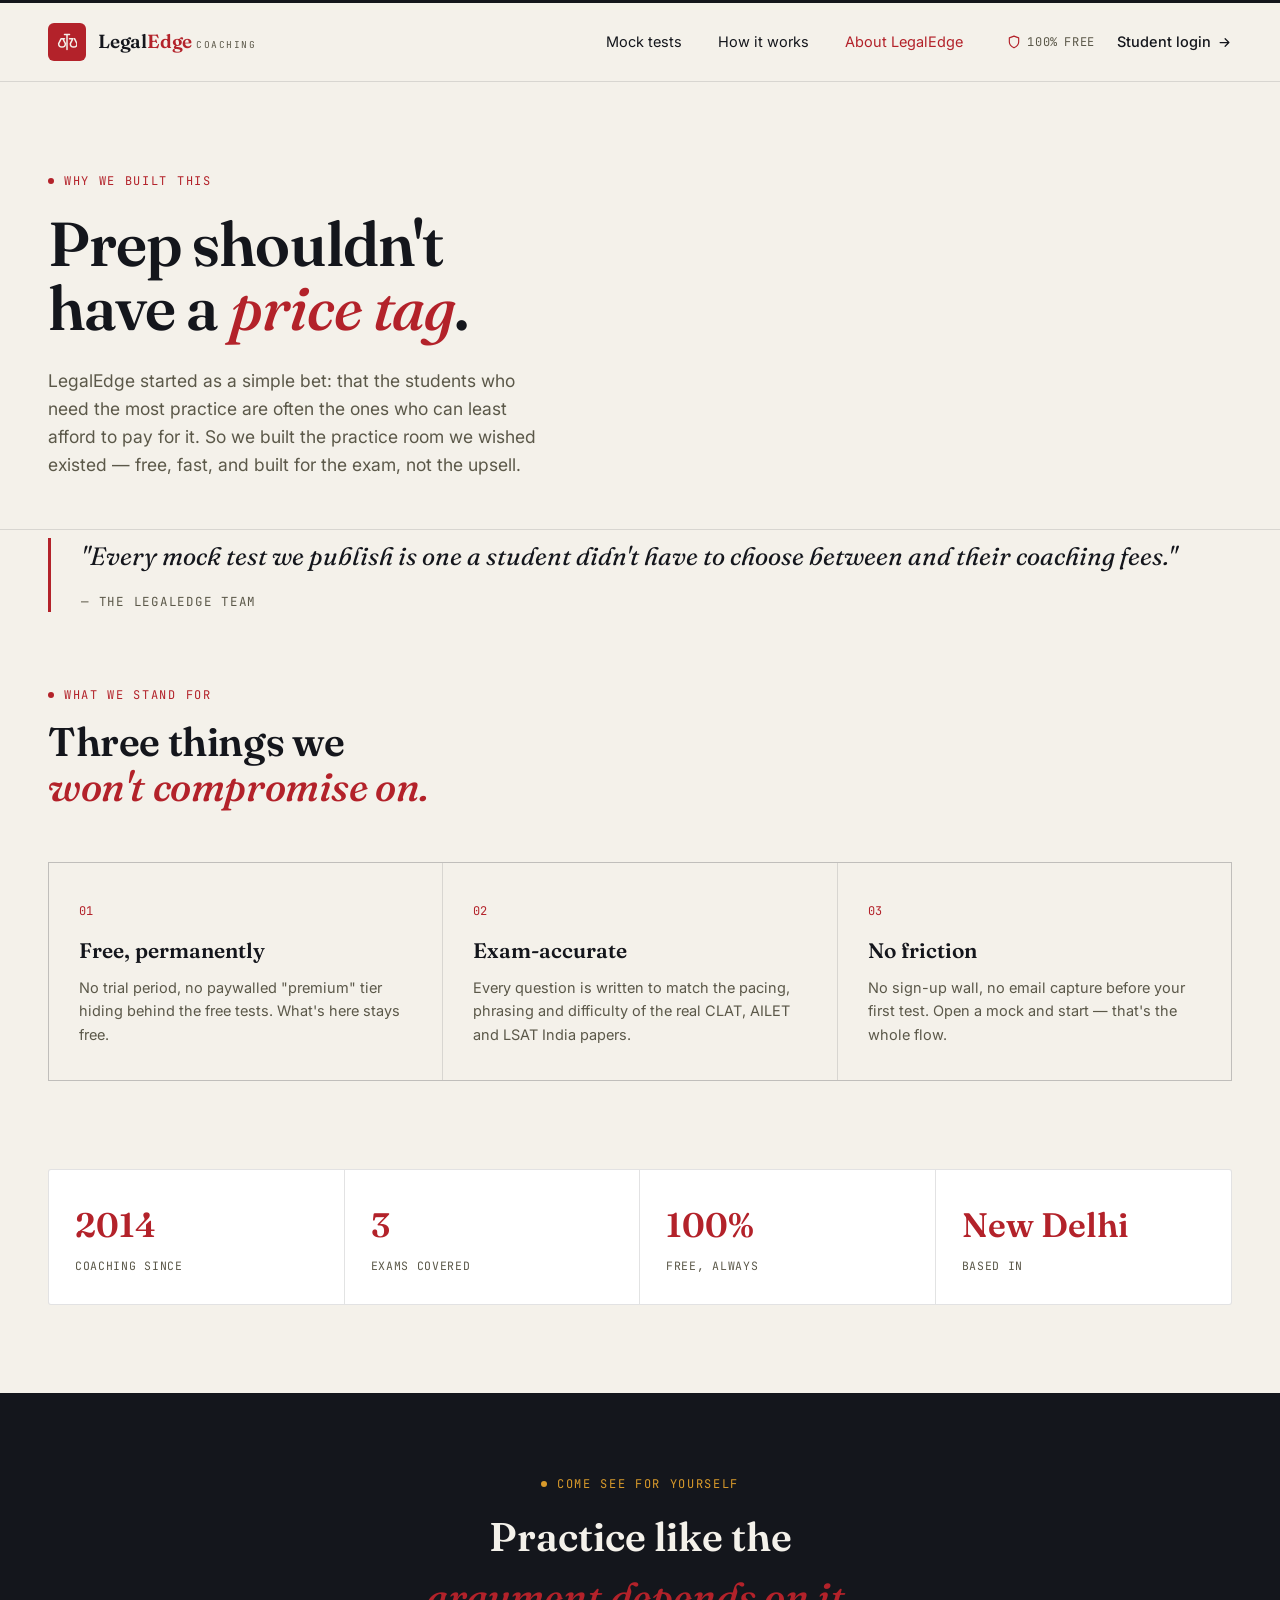
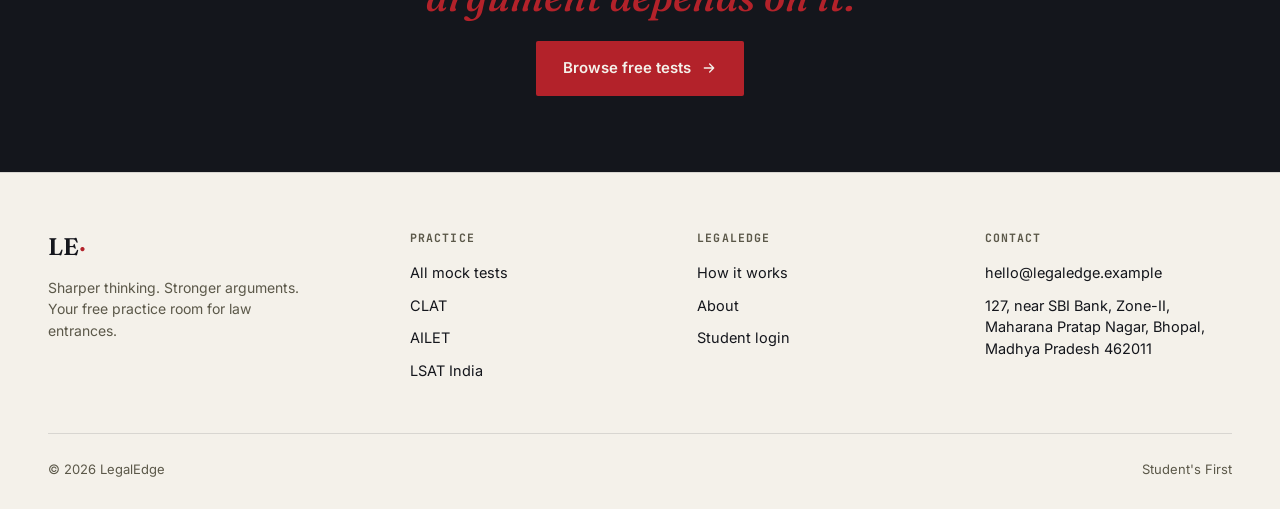
<file: about.html>
<!DOCTYPE html>
<html lang="en">
<head>
<meta charset="UTF-8">
<meta name="viewport" content="width=device-width, initial-scale=1.0">
<title>About LegalEdge</title>
<meta name="description" content="Why LegalEdge exists — a free, no-paywall practice room for CLAT, AILET and LSAT India aspirants.">
<link rel="stylesheet" href="styles.css">
</head>
<body>

<!-- ============ TOPBAR ============ -->
<header class="topbar">
  <div class="topbar-inner">
    <a href="index.html" class="brand">
      <span class="brand-mark">
        <svg viewBox="0 0 24 24" fill="none" stroke="#F4F1EA" stroke-width="1.8" stroke-linecap="round" stroke-linejoin="round"><path d="M12 3v18M5 8l-3 6a4 4 0 0 0 8 0l-3-6M19 8l-3 6a4 4 0 0 0 8 0l-3-6M5 8h4M15 8h4M9 3h6"/></svg>
      </span>
      <span class="brand-text">
        <span class="brand-name">Legal<em>Edge</em></span>
        <span class="brand-sub">Coaching</span>
      </span>
    </a>
    <nav class="nav-links">
      <a href="tests.html">Mock tests</a>
      <a href="how-it-works.html">How it works</a>
      <a href="about.html" class="active">About LegalEdge</a>
    </nav>
    <div class="topbar-right">
      <span class="free-badge">
        <svg viewBox="0 0 24 24" fill="none" stroke="currentColor" stroke-width="2" stroke-linecap="round" stroke-linejoin="round"><path d="M12 22s8-4 8-10V5l-8-3-8 3v7c0 6 8 10 8 10Z"/></svg>
        100% <span class="label">FREE</span>
      </span>
      <a href="#" class="login-link">Student login
        <svg viewBox="0 0 24 24" fill="none" stroke="currentColor" stroke-width="2" stroke-linecap="round" stroke-linejoin="round"><path d="M5 12h14M13 6l6 6-6 6"/></svg>
      </a>
    </div>
  </div>
</header>

<!-- ============ INTRO ============ -->
<section class="hero" style="padding-bottom:50px;">
  <div class="wrap">
    <span class="eyebrow"><span class="dot"></span>Why we built this</span>
    <h1 style="max-width:18ch;">Prep shouldn't<br>have a <em>price tag</em>.</h1>
    <p class="lede" style="margin-bottom:0;">LegalEdge started as a simple bet: that the students who need the most practice are often the ones who can least afford to pay for it. So we built the practice room we wished existed — free, fast, and built for the exam, not the upsell.</p>
  </div>
</section>

<!-- ============ QUOTE ============ -->
<section class="section" style="padding-top:0; padding-bottom:60px;">
  <div class="wrap">
    <div class="quote-block">
      <p>"Every mock test we publish is one a student didn't have to choose between and their coaching fees."</p>
      <cite>— The LegalEdge team</cite>
    </div>
  </div>
</section>

<!-- ============ PILLARS ============ -->
<section class="section" style="padding-top:0;">
  <div class="wrap">
    <div class="section-head">
      <span class="eyebrow"><span class="dot"></span>What we stand for</span>
      <h2>Three things we<br><em>won't compromise on.</em></h2>
    </div>
    <div class="pillars">
      <div class="pillar">
        <span class="pnum">01</span>
        <h3>Free, permanently</h3>
        <p>No trial period, no paywalled "premium" tier hiding behind the free tests. What's here stays free.</p>
      </div>
      <div class="pillar">
        <span class="pnum">02</span>
        <h3>Exam-accurate</h3>
        <p>Every question is written to match the pacing, phrasing and difficulty of the real CLAT, AILET and LSAT India papers.</p>
      </div>
      <div class="pillar">
        <span class="pnum">03</span>
        <h3>No friction</h3>
        <p>No sign-up wall, no email capture before your first test. Open a mock and start — that's the whole flow.</p>
      </div>
    </div>
  </div>
</section>

<!-- ============ STATS ============ -->
<section class="section" style="padding-top:0;">
  <div class="wrap">
    <div class="stat-strip">
      <div class="stat">
        <div class="num">2014</div>
        <div class="lbl">Coaching since</div>
      </div>
      <div class="stat">
        <div class="num">3</div>
        <div class="lbl">Exams covered</div>
      </div>
      <div class="stat">
        <div class="num">100%</div>
        <div class="lbl">Free, always</div>
      </div>
      <div class="stat">
        <div class="num">New Delhi</div>
        <div class="lbl">Based in</div>
      </div>
    </div>
  </div>
</section>

<!-- ============ CTA BAND ============ -->
<section class="cta-band">
  <div class="wrap">
    <span class="eyebrow on-ink"><span class="dot"></span>Come see for yourself</span>
    <h2 style="margin-top:14px;">Practice like the<br><em>argument depends on it.</em></h2>
    <div class="hero-ctas">
      <a href="tests.html" class="btn btn-primary">Browse free tests
        <svg viewBox="0 0 24 24" fill="none" stroke="currentColor" stroke-width="2" stroke-linecap="round" stroke-linejoin="round"><path d="M5 12h14M13 6l6 6-6 6"/></svg>
      </a>
    </div>
  </div>
</section>

<!-- ============ FOOTER ============ -->
<footer>
  <div class="wrap">
    <div class="footer-grid">
      <div>
        <div class="footer-brand">LE<span class="dot">·</span></div>
        <p class="footer-tag">Sharper thinking. Stronger arguments. Your free practice room for law entrances.</p>
      </div>
      <div class="footer-col">
        <h4>Practice</h4>
        <a href="tests.html">All mock tests</a>
        <a href="tests.html">CLAT</a>
        <a href="tests.html">AILET</a>
        <a href="tests.html">LSAT India</a>
      </div>
      <div class="footer-col">
        <h4>LegalEdge</h4>
        <a href="how-it-works.html">How it works</a>
        <a href="about.html">About</a>
        <a href="#">Student login</a>
      </div>
      <div class="footer-col">
        <h4>Contact</h4>
        <a href="mailto:support@toprankers.com">hello@legaledge.example</a>
        <a href="#"> 127, near SBI Bank, Zone-II, Maharana Pratap Nagar, Bhopal, Madhya Pradesh 462011</a>
      </div>
    </div>
    <div class="footer-bottom">
      <span>© 2026 LegalEdge</span>
      <span>Student's First</span>
    </div>
  </div>
</footer>

<script src="mock-links.js"></script>
</body>
</html>
</file>
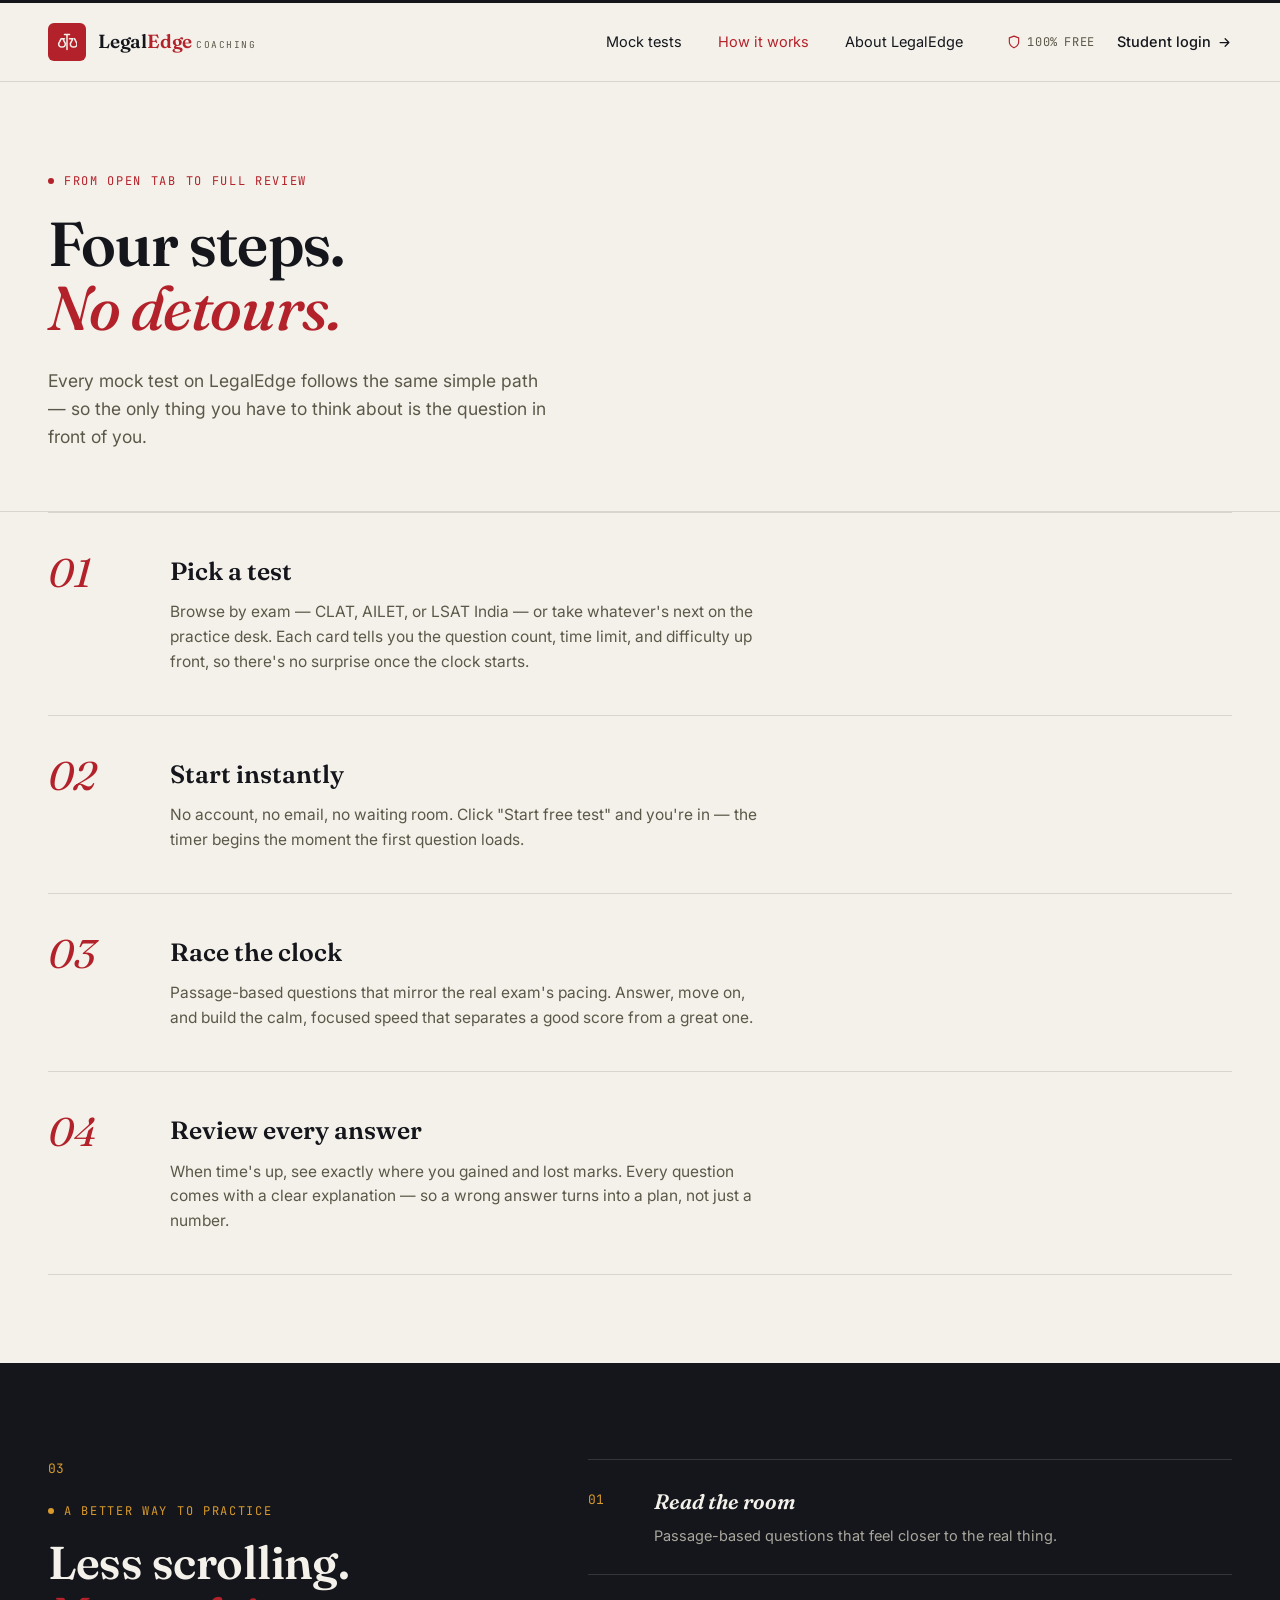
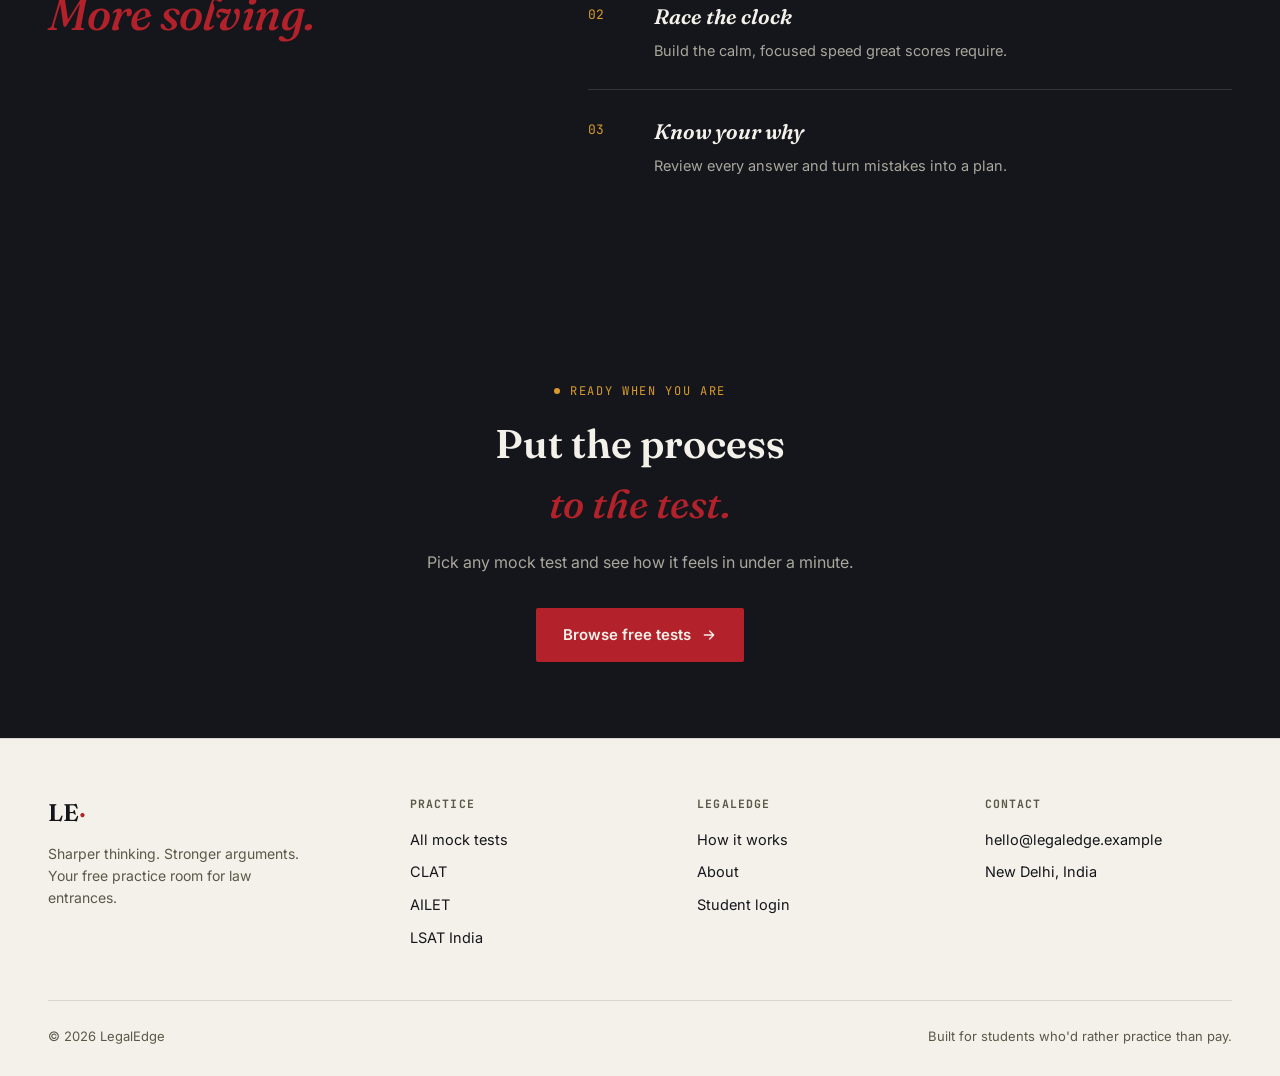
<file: how-it-works.html>
<!DOCTYPE html>
<html lang="en">
<head>
<meta charset="UTF-8">
<meta name="viewport" content="width=device-width, initial-scale=1.0">
<title>How It Works — LegalEdge</title>
<meta name="description" content="How LegalEdge's free mock test practice room works — pick a test, race the clock, review every answer.">
<link rel="stylesheet" href="styles.css">
</head>
<body>

<!-- ============ TOPBAR ============ -->
<header class="topbar">
  <div class="topbar-inner">
    <a href="index.html" class="brand">
      <span class="brand-mark">
        <svg viewBox="0 0 24 24" fill="none" stroke="#F4F1EA" stroke-width="1.8" stroke-linecap="round" stroke-linejoin="round"><path d="M12 3v18M5 8l-3 6a4 4 0 0 0 8 0l-3-6M19 8l-3 6a4 4 0 0 0 8 0l-3-6M5 8h4M15 8h4M9 3h6"/></svg>
      </span>
      <span class="brand-text">
        <span class="brand-name">Legal<em>Edge</em></span>
        <span class="brand-sub">Coaching</span>
      </span>
    </a>
    <nav class="nav-links">
      <a href="tests.html">Mock tests</a>
      <a href="how-it-works.html" class="active">How it works</a>
      <a href="about.html">About LegalEdge</a>
    </nav>
    <div class="topbar-right">
      <span class="free-badge">
        <svg viewBox="0 0 24 24" fill="none" stroke="currentColor" stroke-width="2" stroke-linecap="round" stroke-linejoin="round"><path d="M12 22s8-4 8-10V5l-8-3-8 3v7c0 6 8 10 8 10Z"/></svg>
        100% <span class="label">FREE</span>
      </span>
      <a href="#" class="login-link">Student login
        <svg viewBox="0 0 24 24" fill="none" stroke="currentColor" stroke-width="2" stroke-linecap="round" stroke-linejoin="round"><path d="M5 12h14M13 6l6 6-6 6"/></svg>
      </a>
    </div>
  </div>
</header>

<!-- ============ INTRO ============ -->
<section class="hero" style="padding-bottom:60px;">
  <div class="wrap">
    <span class="eyebrow"><span class="dot"></span>From open tab to full review</span>
    <h1 style="max-width:16ch;">Four steps.<br><em>No detours.</em></h1>
    <p class="lede" style="margin-bottom:0;">Every mock test on LegalEdge follows the same simple path — so the only thing you have to think about is the question in front of you.</p>
  </div>
</section>

<!-- ============ STEPS ============ -->
<section class="section" style="padding-top:0;">
  <div class="wrap">
    <div class="steps-vert">
      <div class="step-row">
        <div class="step-num">01</div>
        <div class="step-body">
          <h3>Pick a test</h3>
          <p>Browse by exam — CLAT, AILET, or LSAT India — or take whatever's next on the practice desk. Each card tells you the question count, time limit, and difficulty up front, so there's no surprise once the clock starts.</p>
        </div>
      </div>
      <div class="step-row">
        <div class="step-num">02</div>
        <div class="step-body">
          <h3>Start instantly</h3>
          <p>No account, no email, no waiting room. Click "Start free test" and you're in — the timer begins the moment the first question loads.</p>
        </div>
      </div>
      <div class="step-row">
        <div class="step-num">03</div>
        <div class="step-body">
          <h3>Race the clock</h3>
          <p>Passage-based questions that mirror the real exam's pacing. Answer, move on, and build the calm, focused speed that separates a good score from a great one.</p>
        </div>
      </div>
      <div class="step-row">
        <div class="step-num">04</div>
        <div class="step-body">
          <h3>Review every answer</h3>
          <p>When time's up, see exactly where you gained and lost marks. Every question comes with a clear explanation — so a wrong answer turns into a plan, not just a number.</p>
        </div>
      </div>
    </div>
  </div>
</section>

<!-- ============ PROCESS BAND (reused motif) ============ -->
<section class="band-ink">
  <div class="wrap band-grid">
    <div>
      <div class="band-index">03</div>
      <span class="eyebrow on-ink"><span class="dot"></span>A better way to practice</span>
      <h2>Less scrolling.<em>More solving.</em></h2>
    </div>
    <div class="process-list">
      <div class="process-item">
        <span class="pnum">01</span>
        <div>
          <h3>Read the room</h3>
          <p>Passage-based questions that feel closer to the real thing.</p>
        </div>
      </div>
      <div class="process-item">
        <span class="pnum">02</span>
        <div>
          <h3>Race the clock</h3>
          <p>Build the calm, focused speed great scores require.</p>
        </div>
      </div>
      <div class="process-item" style="border-bottom:none;">
        <span class="pnum">03</span>
        <div>
          <h3>Know your why</h3>
          <p>Review every answer and turn mistakes into a plan.</p>
        </div>
      </div>
    </div>
  </div>
</section>

<!-- ============ CTA BAND ============ -->
<section class="cta-band">
  <div class="wrap">
    <span class="eyebrow on-ink"><span class="dot"></span>Ready when you are</span>
    <h2 style="margin-top:14px;">Put the process<br><em>to the test.</em></h2>
    <p>Pick any mock test and see how it feels in under a minute.</p>
    <div class="hero-ctas">
      <a href="tests.html" class="btn btn-primary">Browse free tests
        <svg viewBox="0 0 24 24" fill="none" stroke="currentColor" stroke-width="2" stroke-linecap="round" stroke-linejoin="round"><path d="M5 12h14M13 6l6 6-6 6"/></svg>
      </a>
    </div>
  </div>
</section>

<!-- ============ FOOTER ============ -->
<footer>
  <div class="wrap">
    <div class="footer-grid">
      <div>
        <div class="footer-brand">LE<span class="dot">·</span></div>
        <p class="footer-tag">Sharper thinking. Stronger arguments. Your free practice room for law entrances.</p>
      </div>
      <div class="footer-col">
        <h4>Practice</h4>
        <a href="tests.html">All mock tests</a>
        <a href="tests.html">CLAT</a>
        <a href="tests.html">AILET</a>
        <a href="tests.html">LSAT India</a>
      </div>
      <div class="footer-col">
        <h4>LegalEdge</h4>
        <a href="how-it-works.html">How it works</a>
        <a href="about.html">About</a>
        <a href="#">Student login</a>
      </div>
      <div class="footer-col">
        <h4>Contact</h4>
        <a href="mailto:hello@legaledge.example">hello@legaledge.example</a>
        <a href="#">New Delhi, India</a>
      </div>
    </div>
    <div class="footer-bottom">
      <span>© 2026 LegalEdge</span>
      <span>Built for students who'd rather practice than pay.</span>
    </div>
  </div>
</footer>

<script src="mock-links.js"></script>
</body>
</html>
</file>
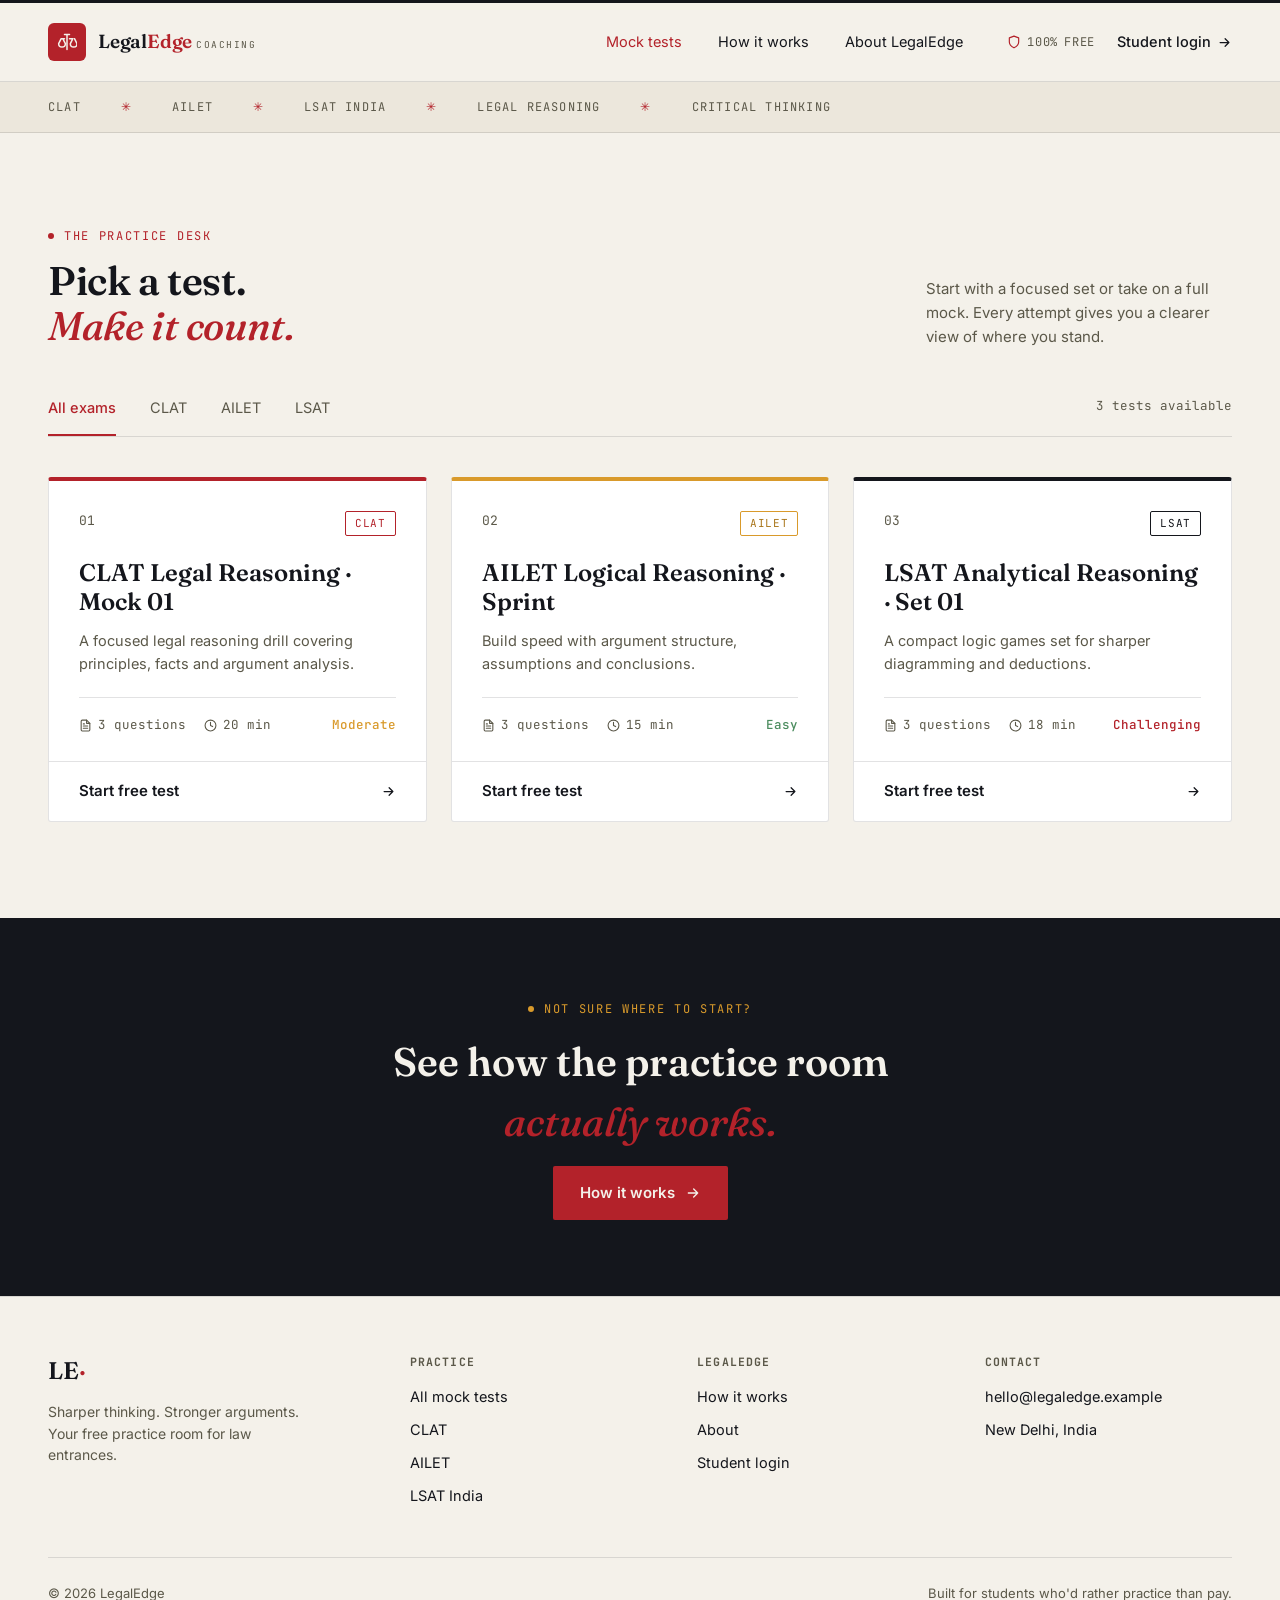
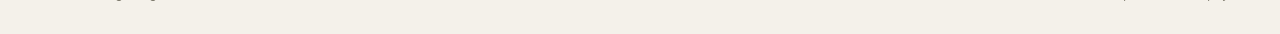
<file: tests.html>
<!DOCTYPE html>
<html lang="en">
<head>
<meta charset="UTF-8">
<meta name="viewport" content="width=device-width, initial-scale=1.0">
<title>Mock Tests — LegalEdge</title>
<meta name="description" content="Free timed mock tests for CLAT, AILET and LSAT India. Pick a test and start practicing instantly.">
<link rel="stylesheet" href="styles.css">
</head>
<body>

<!-- ============ TOPBAR ============ -->
<header class="topbar">
  <div class="topbar-inner">
    <a href="index.html" class="brand">
      <span class="brand-mark">
        <svg viewBox="0 0 24 24" fill="none" stroke="#F4F1EA" stroke-width="1.8" stroke-linecap="round" stroke-linejoin="round"><path d="M12 3v18M5 8l-3 6a4 4 0 0 0 8 0l-3-6M19 8l-3 6a4 4 0 0 0 8 0l-3-6M5 8h4M15 8h4M9 3h6"/></svg>
      </span>
      <span class="brand-text">
        <span class="brand-name">Legal<em>Edge</em></span>
        <span class="brand-sub">Coaching</span>
      </span>
    </a>
    <nav class="nav-links">
      <a href="tests.html" class="active">Mock tests</a>
      <a href="how-it-works.html">How it works</a>
      <a href="about.html">About LegalEdge</a>
    </nav>
    <div class="topbar-right">
      <span class="free-badge">
        <svg viewBox="0 0 24 24" fill="none" stroke="currentColor" stroke-width="2" stroke-linecap="round" stroke-linejoin="round"><path d="M12 22s8-4 8-10V5l-8-3-8 3v7c0 6 8 10 8 10Z"/></svg>
        100% <span class="label">FREE</span>
      </span>
      <a href="#" class="login-link">Student login
        <svg viewBox="0 0 24 24" fill="none" stroke="currentColor" stroke-width="2" stroke-linecap="round" stroke-linejoin="round"><path d="M5 12h14M13 6l6 6-6 6"/></svg>
      </a>
    </div>
  </div>
</header>

<!-- ============ MARQUEE FILTER STRIP ============ -->
<div class="filter-bar">
  <div class="filter-inner">
    <span>CLAT</span><span class="star">✳</span>
    <span>AILET</span><span class="star">✳</span>
    <span>LSAT INDIA</span><span class="star">✳</span>
    <span>LEGAL REASONING</span><span class="star">✳</span>
    <span>CRITICAL THINKING</span>
  </div>
</div>

<!-- ============ PAGE HEADER ============ -->
<section class="section" style="padding-bottom:0;">
  <div class="wrap">
    <div class="section-head" style="display:flex; align-items:flex-end; justify-content:space-between; gap:24px; flex-wrap:wrap; max-width:none; margin-bottom:44px;">
      <div>
        <span class="eyebrow"><span class="dot"></span>The practice desk</span>
        <h2 style="margin-top:14px;">Pick a test.<br><em>Make it count.</em></h2>
      </div>
      <p style="max-width:34ch; color:var(--text-muted); font-size:15px; margin:0;">Start with a focused set or take on a full mock. Every attempt gives you a clearer view of where you stand.</p>
    </div>

    <div class="tab-row">
      <div class="tabs">
        <a href="#" class="active" data-filter="all">All exams</a>
        <a href="#" data-filter="clat">CLAT</a>
        <a href="#" data-filter="ailet">AILET</a>
        <a href="#" data-filter="lsat">LSAT</a>
      </div>
      <span class="tab-count" id="test-count">3 tests available</span>
    </div>

    <div class="cards-row" id="test-grid" style="padding-bottom:96px;">
      <!-- Card 1 — CLAT -->
      <div class="test-card" data-exam="clat">
        <div class="test-card-body">
          <div class="test-card-top">
            <span class="test-num">01</span>
            <span class="exam-tag">CLAT</span>
          </div>
          <h3>CLAT Legal Reasoning · Mock 01</h3>
          <p class="desc">A focused legal reasoning drill covering principles, facts and argument analysis.</p>
          <div class="test-meta">
            <span>
              <svg viewBox="0 0 24 24" fill="none" stroke="currentColor" stroke-width="2" stroke-linecap="round" stroke-linejoin="round"><path d="M14 2H6a2 2 0 0 0-2 2v16a2 2 0 0 0 2 2h12a2 2 0 0 0 2-2V8Z"/><path d="M14 2v6h6M16 13H8M16 17H8M10 9H8"/></svg>
              3 questions
            </span>
            <span>
              <svg viewBox="0 0 24 24" fill="none" stroke="currentColor" stroke-width="2" stroke-linecap="round" stroke-linejoin="round"><circle cx="12" cy="12" r="10"/><path d="M12 6v6l4 2"/></svg>
              20 min
            </span>
            <span class="diff moderate">Moderate</span>
          </div>
        </div>
        <a href="#" class="test-card-cta" data-test-link="clat-legal-reasoning-mock-01">Start free test
          <svg viewBox="0 0 24 24" fill="none" stroke="currentColor" stroke-width="2" stroke-linecap="round" stroke-linejoin="round"><path d="M5 12h14M13 6l6 6-6 6"/></svg>
        </a>
      </div>

      <!-- Card 2 — AILET -->
      <div class="test-card accent-gold" data-exam="ailet">
        <div class="test-card-body">
          <div class="test-card-top">
            <span class="test-num">02</span>
            <span class="exam-tag">AILET</span>
          </div>
          <h3>AILET Logical Reasoning · Sprint</h3>
          <p class="desc">Build speed with argument structure, assumptions and conclusions.</p>
          <div class="test-meta">
            <span>
              <svg viewBox="0 0 24 24" fill="none" stroke="currentColor" stroke-width="2" stroke-linecap="round" stroke-linejoin="round"><path d="M14 2H6a2 2 0 0 0-2 2v16a2 2 0 0 0 2 2h12a2 2 0 0 0 2-2V8Z"/><path d="M14 2v6h6M16 13H8M16 17H8M10 9H8"/></svg>
              3 questions
            </span>
            <span>
              <svg viewBox="0 0 24 24" fill="none" stroke="currentColor" stroke-width="2" stroke-linecap="round" stroke-linejoin="round"><circle cx="12" cy="12" r="10"/><path d="M12 6v6l4 2"/></svg>
              15 min
            </span>
            <span class="diff easy">Easy</span>
          </div>
        </div>
        <a href="#" class="test-card-cta" data-test-link="ailet-logical-reasoning-sprint">Start free test
          <svg viewBox="0 0 24 24" fill="none" stroke="currentColor" stroke-width="2" stroke-linecap="round" stroke-linejoin="round"><path d="M5 12h14M13 6l6 6-6 6"/></svg>
        </a>
      </div>

      <!-- Card 3 — LSAT -->
      <div class="test-card accent-ink" data-exam="lsat">
        <div class="test-card-body">
          <div class="test-card-top">
            <span class="test-num">03</span>
            <span class="exam-tag">LSAT</span>
          </div>
          <h3>LSAT Analytical Reasoning · Set 01</h3>
          <p class="desc">A compact logic games set for sharper diagramming and deductions.</p>
          <div class="test-meta">
            <span>
              <svg viewBox="0 0 24 24" fill="none" stroke="currentColor" stroke-width="2" stroke-linecap="round" stroke-linejoin="round"><path d="M14 2H6a2 2 0 0 0-2 2v16a2 2 0 0 0 2 2h12a2 2 0 0 0 2-2V8Z"/><path d="M14 2v6h6M16 13H8M16 17H8M10 9H8"/></svg>
              3 questions
            </span>
            <span>
              <svg viewBox="0 0 24 24" fill="none" stroke="currentColor" stroke-width="2" stroke-linecap="round" stroke-linejoin="round"><circle cx="12" cy="12" r="10"/><path d="M12 6v6l4 2"/></svg>
              18 min
            </span>
            <span class="diff challenging">Challenging</span>
          </div>
        </div>
        <a href="#" class="test-card-cta" data-test-link="lsat-analytical-reasoning-set-01">Start free test
          <svg viewBox="0 0 24 24" fill="none" stroke="currentColor" stroke-width="2" stroke-linecap="round" stroke-linejoin="round"><path d="M5 12h14M13 6l6 6-6 6"/></svg>
        </a>
      </div>
    </div>
  </div>
</section>

<!-- ============ CTA BAND ============ -->
<section class="cta-band">
  <div class="wrap">
    <span class="eyebrow on-ink"><span class="dot"></span>Not sure where to start?</span>
    <h2 style="margin-top:14px;">See how the practice room<br><em>actually works.</em></h2>
    <div class="hero-ctas">
      <a href="how-it-works.html" class="btn btn-primary">How it works
        <svg viewBox="0 0 24 24" fill="none" stroke="currentColor" stroke-width="2" stroke-linecap="round" stroke-linejoin="round"><path d="M5 12h14M13 6l6 6-6 6"/></svg>
      </a>
    </div>
  </div>
</section>

<!-- ============ FOOTER ============ -->
<footer>
  <div class="wrap">
    <div class="footer-grid">
      <div>
        <div class="footer-brand">LE<span class="dot">·</span></div>
        <p class="footer-tag">Sharper thinking. Stronger arguments. Your free practice room for law entrances.</p>
      </div>
      <div class="footer-col">
        <h4>Practice</h4>
        <a href="tests.html">All mock tests</a>
        <a href="tests.html">CLAT</a>
        <a href="tests.html">AILET</a>
        <a href="tests.html">LSAT India</a>
      </div>
      <div class="footer-col">
        <h4>LegalEdge</h4>
        <a href="how-it-works.html">How it works</a>
        <a href="about.html">About</a>
        <a href="#">Student login</a>
      </div>
      <div class="footer-col">
        <h4>Contact</h4>
        <a href="mailto:hello@legaledge.example">hello@legaledge.example</a>
        <a href="#">New Delhi, India</a>
      </div>
    </div>
    <div class="footer-bottom">
      <span>© 2026 LegalEdge</span>
      <span>Built for students who'd rather practice than pay.</span>
    </div>
  </div>
</footer>

<script src="mock-links.js"></script>
<script>
  const tabs = document.querySelectorAll('.tabs a');
  const cards = document.querySelectorAll('#test-grid .test-card');
  const countEl = document.getElementById('test-count');

  tabs.forEach(tab => {
    tab.addEventListener('click', (e) => {
      e.preventDefault();
      tabs.forEach(t => t.classList.remove('active'));
      tab.classList.add('active');
      const filter = tab.getAttribute('data-filter');
      let visible = 0;
      cards.forEach(card => {
        const match = filter === 'all' || card.getAttribute('data-exam') === filter;
        card.style.display = match ? '' : 'none';
        if (match) visible++;
      });
      countEl.textContent = visible + (visible === 1 ? ' test available' : ' tests available');
    });
  });
</script>
</body>
</html>
</file>
<file: styles.css>
/* ==========================================================================
   LegalEdge — shared styles
   Palette: cream #F4F1EA, ink #14161C, crimson #B3222A, gold #D99A2B
   Type: 'Fraunces' (display serif), 'Inter' (body), 'JetBrains Mono' (labels)
   ========================================================================== */

@import url('https://fonts.googleapis.com/css2?family=Fraunces:ital,opsz,wght@0,9..144,400;0,9..144,500;0,9..144,600;0,9..144,700;1,9..144,500;1,9..144,600&family=Inter:wght@400;500;600&family=JetBrains+Mono:wght@400;500&display=swap');

:root {
  --cream: #F4F1EA;
  --cream-dim: #ECE7DC;
  --ink: #14161C;
  --ink-soft: #1C1F27;
  --crimson: #B3222A;
  --crimson-dim: #8E1B22;
  --gold: #D99A2B;
  --line: rgba(20, 22, 28, 0.12);
  --line-on-ink: rgba(244, 241, 234, 0.14);
  --text-muted: #5B5849;
  --text-muted-on-ink: #A9A79C;

  --serif: 'Fraunces', Georgia, serif;
  --sans: 'Inter', -apple-system, BlinkMacSystemFont, sans-serif;
  --mono: 'JetBrains Mono', ui-monospace, SFMono-Regular, monospace;

  --radius: 2px;
  --max: 1280px;
}

* { box-sizing: border-box; }
html { scroll-behavior: smooth; }

body {
  margin: 0;
  background: var(--cream);
  color: var(--ink);
  font-family: var(--sans);
  font-size: 16px;
  line-height: 1.5;
  -webkit-font-smoothing: antialiased;
}

img { max-width: 100%; display: block; }
a { color: inherit; text-decoration: none; }

.wrap {
  max-width: var(--max);
  margin: 0 auto;
  padding: 0 48px;
}

.eyebrow {
  font-family: var(--mono);
  font-size: 12px;
  letter-spacing: 0.14em;
  text-transform: uppercase;
  color: var(--crimson);
  display: inline-flex;
  align-items: center;
  gap: 10px;
}
.eyebrow.on-ink { color: var(--gold); }
.eyebrow .dot {
  width: 6px; height: 6px; border-radius: 50%;
  background: var(--crimson); flex-shrink: 0;
}
.eyebrow.on-ink .dot { background: var(--gold); }

/* ---------- top bar ---------- */
.topbar {
  border-bottom: 1px solid var(--line);
  background: var(--cream);
  position: sticky;
  top: 0;
  z-index: 50;
}
.topbar::before {
  content: "";
  display: block;
  height: 3px;
  background: var(--ink);
}
.topbar-inner {
  max-width: var(--max);
  margin: 0 auto;
  padding: 20px 48px;
  display: flex;
  align-items: center;
  gap: 44px;
}
.brand {
  display: flex;
  align-items: center;
  gap: 12px;
  margin-right: auto;
}
.brand-mark {
  width: 38px; height: 38px;
  background: var(--crimson);
  border-radius: 6px;
  display: flex; align-items: center; justify-content: center;
  flex-shrink: 0;
}
.brand-mark svg { width: 20px; height: 20px; }
.brand-text { line-height: 1.15; }
.brand-name {
  font-family: var(--serif);
  font-weight: 600;
  font-size: 19px;
  letter-spacing: -0.01em;
}
.brand-name em { color: var(--crimson); font-style: normal; }
.brand-sub {
  font-family: var(--mono);
  font-size: 9.5px;
  letter-spacing: 0.16em;
  color: var(--text-muted);
  text-transform: uppercase;
  margin-top: 1px;
}
.nav-links {
  display: flex;
  gap: 36px;
  font-size: 14.5px;
  color: var(--ink);
}
.nav-links a { position: relative; padding: 4px 0; }
.nav-links a.active { color: var(--crimson); }
.nav-links a:not(.active):hover { color: var(--crimson-dim); }
.topbar-right {
  display: flex;
  align-items: center;
  gap: 22px;
}
.free-badge {
  display: flex; align-items: center; gap: 6px;
  font-family: var(--mono); font-size: 12px; letter-spacing: 0.06em;
  color: var(--text-muted);
}
.free-badge svg { width: 14px; height: 14px; color: var(--crimson); }
.login-link {
  display: flex; align-items: center; gap: 6px;
  font-size: 14.5px; font-weight: 500;
}
.login-link svg { width: 15px; height: 15px; transition: transform .15s ease; }
.login-link:hover svg { transform: translateX(3px); }

@media (max-width: 900px) {
  .nav-links { display: none; }
  .topbar-inner { padding: 16px 24px; }
  .free-badge span.label { display: none; }
}

/* ---------- buttons ---------- */
.btn {
  display: inline-flex;
  align-items: center;
  gap: 10px;
  font-family: var(--sans);
  font-weight: 600;
  font-size: 15px;
  padding: 15px 26px;
  border-radius: var(--radius);
  border: 1px solid transparent;
  cursor: pointer;
  transition: transform .15s ease, background .15s ease, border-color .15s ease, color .15s ease;
}
.btn svg { width: 16px; height: 16px; transition: transform .15s ease; }
.btn:hover svg { transform: translateX(3px); }
.btn-primary {
  background: var(--crimson);
  color: var(--cream);
}
.btn-primary:hover { background: var(--crimson-dim); }
.btn-outline {
  background: transparent;
  border-color: var(--ink);
  color: var(--ink);
}
.btn-outline:hover { background: var(--ink); color: var(--cream); }
.btn-outline.on-ink {
  border-color: var(--line-on-ink);
  color: var(--cream);
}
.btn-outline.on-ink:hover { background: var(--cream); color: var(--ink); }
.btn-ghost-card {
  width: 100%;
  justify-content: space-between;
  background: #fff;
  border: 1px solid var(--line);
  color: var(--ink);
  font-size: 14.5px;
  padding: 16px 22px;
}
.btn-ghost-card:hover { background: var(--ink); color: var(--cream); border-color: var(--ink); }

.hint {
  display: inline-flex; align-items: center; gap: 8px;
  font-size: 13.5px; color: var(--text-muted);
}
.hint svg { width: 14px; height: 14px; }

/* ---------- hero ---------- */
.hero {
  padding: 84px 0 96px;
  border-bottom: 1px solid var(--line);
}
.hero-grid {
  display: grid;
  grid-template-columns: 1.15fr 0.85fr;
  gap: 64px;
  align-items: center;
}
.hero h1 {
  font-family: var(--serif);
  font-weight: 600;
  font-size: 62px;
  line-height: 1.04;
  letter-spacing: -0.015em;
  margin: 22px 0 26px;
}
.hero h1 em {
  font-style: italic;
  font-weight: 500;
  color: var(--crimson);
}
.hero p.lede {
  font-size: 17.5px;
  line-height: 1.6;
  color: var(--text-muted);
  max-width: 46ch;
  margin-bottom: 34px;
}
.hero-ctas {
  display: flex;
  align-items: center;
  gap: 22px;
  flex-wrap: wrap;
}
.hero-art {
  position: relative;
  aspect-ratio: 1 / 1;
  background: linear-gradient(155deg, #E4E0D5, #D8D3C5);
  border-radius: 4px;
  overflow: hidden;
  border: 1px solid var(--line);
}
.hero-art img {
  width: 100%; height: 100%; object-fit: cover;
  mix-blend-mode: multiply;
  opacity: 0.92;
}
.hero-art-tag-top {
  position: absolute; top: 22px; left: 22px;
  font-family: var(--mono); font-size: 11.5px; letter-spacing: 0.1em;
  color: rgba(255,255,255,0.92);
  text-transform: uppercase;
  display: flex; align-items: center; gap: 8px;
  text-shadow: 0 1px 4px rgba(0,0,0,0.3);
}
.hero-art-tag-top .sep { color: var(--gold); }
.hero-art-caption {
  position: absolute; left: 22px; right: 22px; bottom: 20px;
  color: #fff;
  text-shadow: 0 1px 6px rgba(0,0,0,0.4);
}
.hero-art-caption .small {
  display: flex; align-items: center; gap: 8px;
  font-size: 13px; margin-bottom: 4px; opacity: 0.9;
}
.hero-art-caption .small svg { width: 15px; height: 15px; }
.hero-art-caption .big {
  font-family: var(--serif);
  font-style: italic;
  font-weight: 500;
  font-size: 22px;
}

@media (max-width: 980px) {
  .hero-grid { grid-template-columns: 1fr; }
  .hero h1 { font-size: 42px; }
  .wrap { padding: 0 24px; }
  .hero-art { max-width: 460px; }
}

/* ---------- test cards (shared: home + tests page) ---------- */
.cards-row {
  display: grid;
  grid-template-columns: repeat(3, 1fr);
  gap: 24px;
}
.test-card {
  background: #fff;
  border: 1px solid var(--line);
  border-top: 4px solid var(--crimson);
  border-radius: 3px;
  display: flex;
  flex-direction: column;
  min-height: 100%;
}
.test-card.accent-gold { border-top-color: var(--gold); }
.test-card.accent-ink { border-top-color: var(--ink); }
.test-card-body { padding: 30px 30px 26px; flex: 1; }
.test-card-top {
  display: flex; justify-content: space-between; align-items: flex-start;
  margin-bottom: 22px;
}
.test-num {
  font-family: var(--mono); font-size: 13px; color: var(--text-muted);
}
.exam-tag {
  font-family: var(--mono); font-size: 11px; letter-spacing: 0.06em;
  border: 1px solid var(--crimson); color: var(--crimson);
  padding: 3px 9px; border-radius: 2px;
}
.test-card.accent-gold .exam-tag { border-color: var(--gold); color: #A87418; }
.test-card.accent-ink .exam-tag { border-color: var(--ink); color: var(--ink); }
.test-card h3 {
  font-family: var(--serif);
  font-weight: 600;
  font-size: 24px;
  line-height: 1.22;
  margin: 0 0 14px;
}
.test-card p.desc {
  font-size: 14.5px;
  color: var(--text-muted);
  line-height: 1.55;
  margin: 0 0 22px;
  min-height: 44px;
}
.test-meta {
  display: flex;
  align-items: center;
  gap: 18px;
  font-family: var(--mono);
  font-size: 12.5px;
  color: var(--text-muted);
  padding-top: 18px;
  border-top: 1px solid var(--line);
  flex-wrap: wrap;
}
.test-meta span { display: flex; align-items: center; gap: 6px; }
.test-meta svg { width: 13px; height: 13px; }
.diff { margin-left: auto; font-weight: 500; }
.diff.easy { color: #4B8C5E; }
.diff.moderate { color: var(--gold); }
.diff.challenging { color: var(--crimson); }
.test-card-cta {
  display: flex; align-items: center; justify-content: space-between;
  padding: 18px 30px;
  border-top: 1px solid var(--line);
  font-weight: 600;
  font-size: 15px;
  transition: background .15s ease, color .15s ease;
}
.test-card-cta svg { width: 15px; height: 15px; transition: transform .15s ease; }
a.test-card:hover .test-card-cta,
.test-card:has(a.test-card-cta:hover) .test-card-cta { }
.test-card-cta:hover { background: var(--ink); color: var(--cream); }
.test-card-cta:hover svg { transform: translateX(3px); }

@media (max-width: 980px) {
  .cards-row { grid-template-columns: 1fr; }
}

/* ---------- dark band (process / "better way") ---------- */
.band-ink {
  background: var(--ink);
  color: var(--cream);
  padding: 96px 0;
}
.band-grid {
  display: grid;
  grid-template-columns: 0.85fr 1.15fr;
  gap: 64px;
  align-items: start;
}
.band-index {
  font-family: var(--mono);
  font-size: 13px;
  color: var(--gold);
  margin-bottom: 18px;
}
.band-grid h2 {
  font-family: var(--serif);
  font-weight: 600;
  font-size: 46px;
  line-height: 1.1;
  letter-spacing: -0.01em;
  margin: 18px 0 0;
}
.band-grid h2 em {
  font-style: italic;
  font-weight: 500;
  color: var(--crimson);
  display: block;
}
.process-list { border-top: 1px solid var(--line-on-ink); }
.process-item {
  display: grid;
  grid-template-columns: 46px 1fr;
  gap: 20px;
  padding: 26px 0;
  border-bottom: 1px solid var(--line-on-ink);
}
.process-item .pnum {
  font-family: var(--mono);
  font-size: 13px;
  color: var(--gold);
  padding-top: 4px;
}
.process-item h3 {
  font-family: var(--serif);
  font-weight: 600;
  font-style: italic;
  font-size: 21px;
  margin: 0 0 8px;
}
.process-item p {
  font-size: 14.5px;
  color: var(--text-muted-on-ink);
  line-height: 1.55;
  margin: 0;
  max-width: 52ch;
}

@media (max-width: 980px) {
  .band-grid { grid-template-columns: 1fr; }
  .band-grid h2 { font-size: 34px; }
}

/* ---------- generic section ---------- */
.section {
  padding: 88px 0;
}
.section-head {
  max-width: 640px;
  margin-bottom: 52px;
}
.section-head h2 {
  font-family: var(--serif);
  font-weight: 600;
  font-size: 40px;
  line-height: 1.12;
  margin: 16px 0 0;
  letter-spacing: -0.01em;
}
.section-head h2 em { font-style: italic; font-weight: 500; color: var(--crimson); }
.section-head p {
  font-size: 16px;
  color: var(--text-muted);
  margin-top: 16px;
  line-height: 1.6;
}

/* ---------- filter tabs (tests page) ---------- */
.filter-bar {
  background: var(--cream-dim);
  border-bottom: 1px solid var(--line);
}
.filter-inner {
  max-width: var(--max);
  margin: 0 auto;
  padding: 0 48px;
  display: flex;
  gap: 40px;
  overflow-x: auto;
}
.filter-inner span {
  font-family: var(--mono);
  font-size: 12px;
  letter-spacing: 0.1em;
  color: var(--text-muted);
  padding: 16px 0;
  white-space: nowrap;
}
.filter-inner .star { color: var(--crimson); font-size: 12px; }

.tab-row {
  display: flex; align-items: center; justify-content: space-between;
  border-bottom: 1px solid var(--line);
  margin-bottom: 40px;
  flex-wrap: wrap;
  gap: 16px;
}
.tabs { display: flex; gap: 34px; }
.tabs a {
  font-size: 14.5px;
  padding: 4px 0 16px;
  color: var(--text-muted);
  border-bottom: 2px solid transparent;
}
.tabs a.active {
  color: var(--crimson);
  border-bottom-color: var(--crimson);
  font-weight: 500;
}
.tab-count {
  font-family: var(--mono);
  font-size: 12.5px;
  color: var(--text-muted);
  padding-bottom: 16px;
}

/* ---------- steps (how it works) ---------- */
.steps-vert { display: flex; flex-direction: column; }
.step-row {
  display: grid;
  grid-template-columns: 90px 1fr;
  gap: 32px;
  padding: 40px 0;
  border-bottom: 1px solid var(--line);
}
.step-row:first-child { border-top: 1px solid var(--line); }
.step-num {
  font-family: var(--serif);
  font-style: italic;
  font-size: 40px;
  color: var(--crimson);
  line-height: 1;
}
.step-body h3 {
  font-family: var(--serif);
  font-weight: 600;
  font-size: 25px;
  margin: 0 0 10px;
}
.step-body p {
  font-size: 15.5px;
  color: var(--text-muted);
  line-height: 1.6;
  max-width: 60ch;
  margin: 0;
}
@media (max-width: 700px) {
  .step-row { grid-template-columns: 1fr; gap: 10px; }
}

/* ---------- stat strip ---------- */
.stat-strip {
  display: grid;
  grid-template-columns: repeat(4, 1fr);
  border: 1px solid var(--line);
  border-radius: 3px;
  overflow: hidden;
  background: #fff;
}
.stat {
  padding: 30px 26px;
  border-right: 1px solid var(--line);
}
.stat:last-child { border-right: none; }
.stat .num {
  font-family: var(--serif);
  font-weight: 600;
  font-size: 34px;
  color: var(--crimson);
}
.stat .lbl {
  font-family: var(--mono);
  font-size: 11.5px;
  letter-spacing: 0.06em;
  text-transform: uppercase;
  color: var(--text-muted);
  margin-top: 6px;
}
@media (max-width: 700px) {
  .stat-strip { grid-template-columns: repeat(2, 1fr); }
  .stat { border-bottom: 1px solid var(--line); }
}

/* ---------- about page: pillars / people ---------- */
.pillars {
  display: grid;
  grid-template-columns: repeat(3, 1fr);
  gap: 1px;
  background: var(--line);
  border: 1px solid var(--line);
}
.pillar {
  background: var(--cream);
  padding: 34px 30px;
}
.pillar .pnum { font-family: var(--mono); font-size: 12px; color: var(--crimson); }
.pillar h3 {
  font-family: var(--serif);
  font-weight: 600;
  font-size: 21px;
  margin: 14px 0 10px;
}
.pillar p { font-size: 14.5px; color: var(--text-muted); line-height: 1.6; margin: 0; }
@media (max-width: 900px) { .pillars { grid-template-columns: 1fr; } }

.quote-block {
  border-left: 3px solid var(--crimson);
  padding-left: 30px;
  margin: 8px 0;
}
.quote-block p {
  font-family: var(--serif);
  font-style: italic;
  font-size: 25px;
  line-height: 1.45;
  color: var(--ink);
  margin: 0 0 14px;
}
.quote-block cite {
  font-family: var(--mono);
  font-style: normal;
  font-size: 12.5px;
  color: var(--text-muted);
  text-transform: uppercase;
  letter-spacing: 0.06em;
}

/* ---------- CTA band ---------- */
.cta-band {
  background: var(--ink);
  color: var(--cream);
  padding: 76px 0;
  text-align: center;
}
.cta-band h2 {
  font-family: var(--serif);
  font-weight: 600;
  font-size: 40px;
  margin: 0 0 14px;
}
.cta-band h2 em { font-style: italic; font-weight: 500; color: var(--crimson); }
.cta-band p { color: var(--text-muted-on-ink); font-size: 16px; margin-bottom: 34px; }
.cta-band .hero-ctas { justify-content: center; }
.cta-band .hint { color: var(--text-muted-on-ink); }

/* ---------- footer ---------- */
footer {
  background: var(--cream);
  border-top: 1px solid var(--line);
  padding: 56px 0 30px;
}
.footer-grid {
  display: grid;
  grid-template-columns: 1.3fr 1fr 1fr 1fr;
  gap: 40px;
  padding-bottom: 40px;
}
.footer-brand {
  font-family: var(--serif);
  font-weight: 600;
  font-size: 24px;
}
.footer-brand .dot { color: var(--crimson); }
.footer-tag {
  font-size: 14px;
  color: var(--text-muted);
  margin-top: 12px;
  line-height: 1.55;
  max-width: 30ch;
}
.footer-col h4 {
  font-family: var(--mono);
  font-size: 11.5px;
  letter-spacing: 0.1em;
  text-transform: uppercase;
  color: var(--text-muted);
  margin: 0 0 16px;
}
.footer-col a {
  display: block;
  font-size: 14.5px;
  color: var(--ink);
  margin-bottom: 11px;
}
.footer-col a:hover { color: var(--crimson); }
.footer-bottom {
  display: flex; justify-content: space-between; align-items: center;
  padding-top: 26px;
  border-top: 1px solid var(--line);
  font-size: 13px;
  color: var(--text-muted);
  flex-wrap: wrap;
  gap: 12px;
}
@media (max-width: 900px) {
  .footer-grid { grid-template-columns: 1fr 1fr; }
}
@media (max-width: 560px) {
  .footer-grid { grid-template-columns: 1fr; }
}

/* ---------- focus visibility ---------- */
a:focus-visible, button:focus-visible {
  outline: 2px solid var(--crimson);
  outline-offset: 2px;
}

@media (prefers-reduced-motion: reduce) {
  * { transition: none !important; scroll-behavior: auto !important; }
}
</file>
